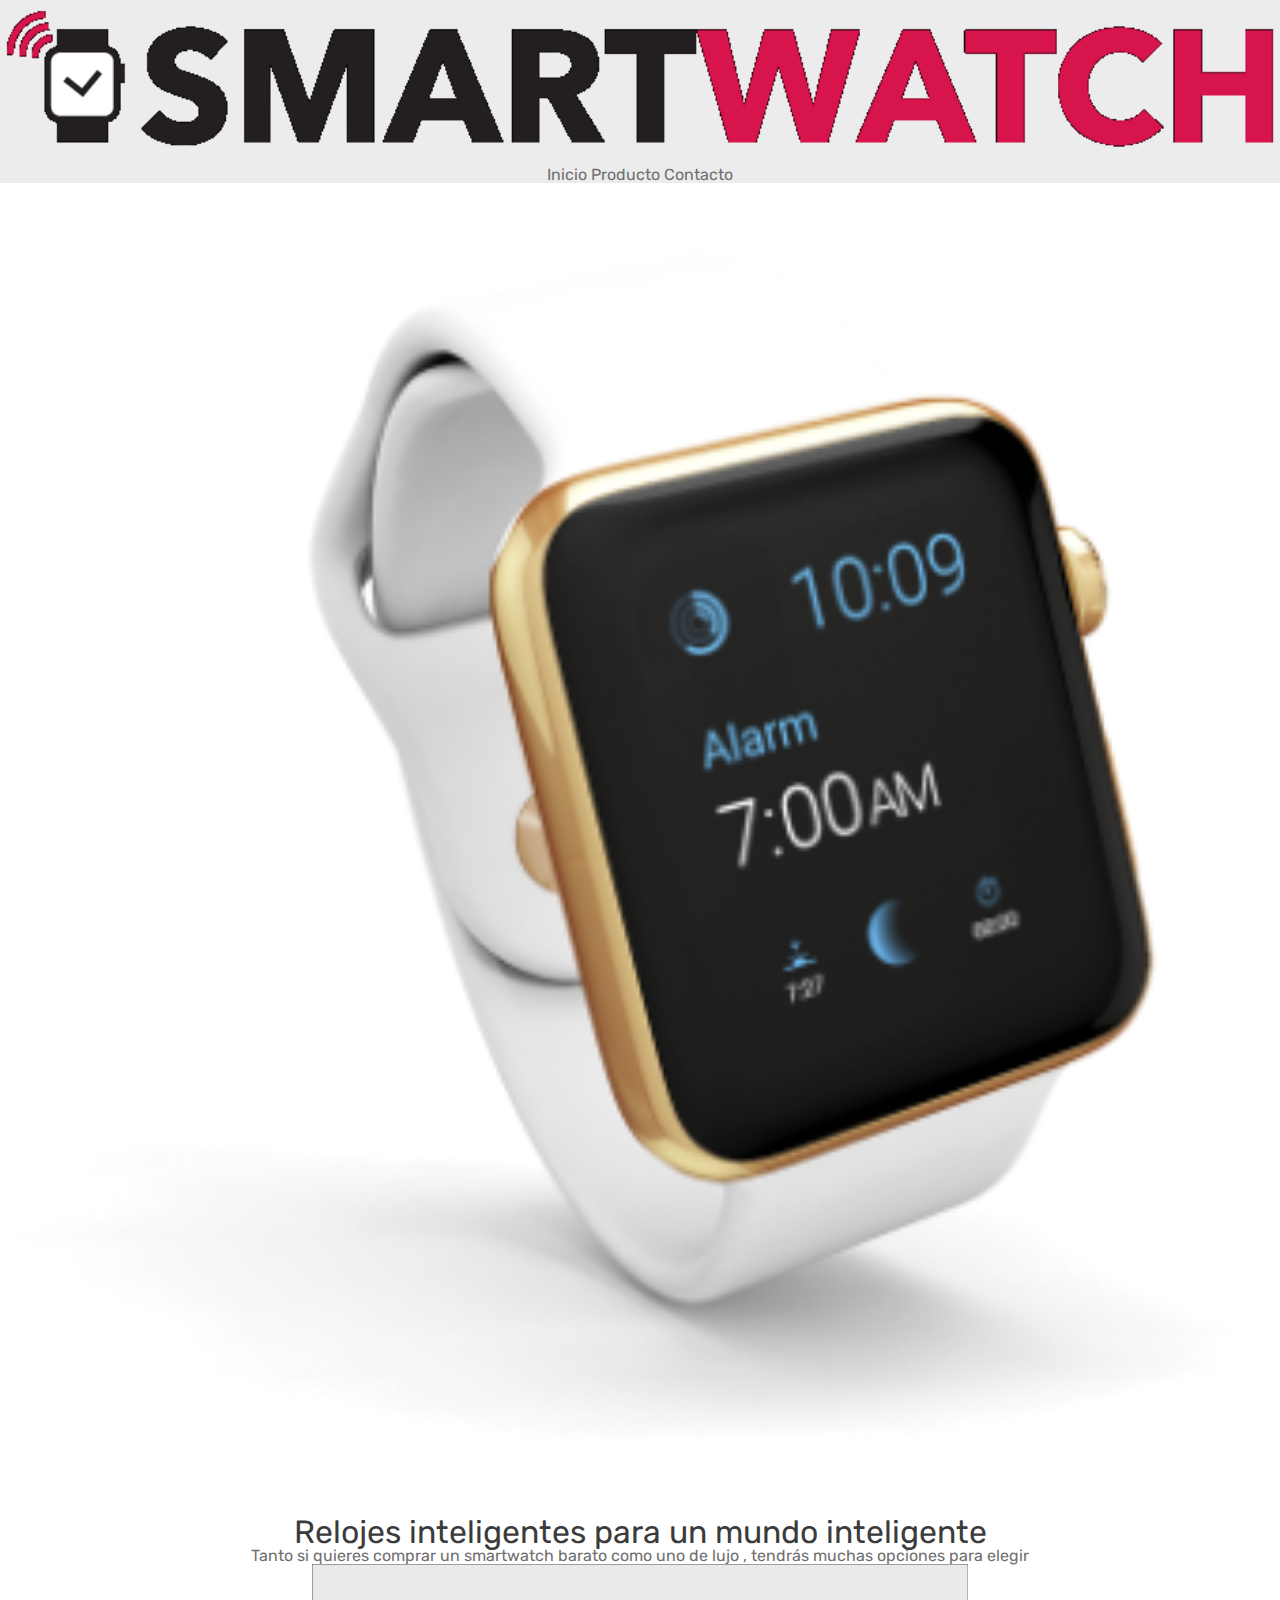
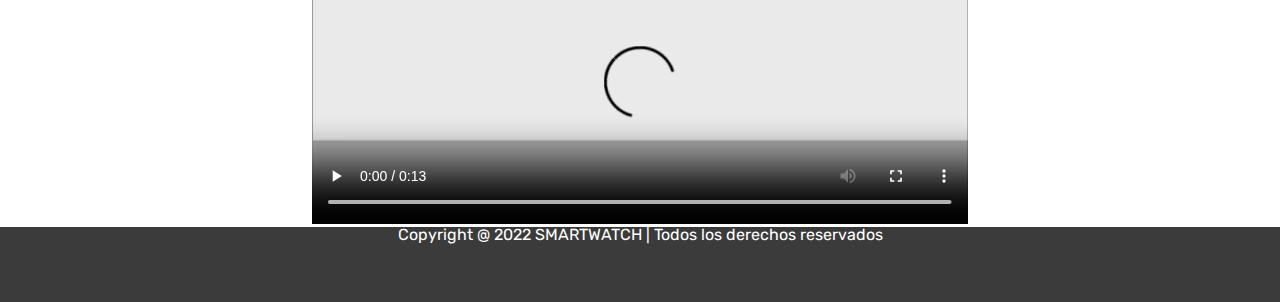
<file: index.html>
<!DOCTYPE html>
<html lang="en">
<head>
    <meta charset="UTF-8">
    <meta http-equiv="X-UA-Compatible" content="IE=edge">
    <meta name="viewport" content="width=device-width, initial-scale=1.0">

    <!--Estilos de reset-->
    <link rel="stylesheet" href="css/reset.css">
    
    <!--bootstrap-->
    <link rel="stylesheet" href="https://stackpath.bootstrapcdn.com/bootstrap/4.5.0/css/bootstrap.min.css" integrity="sha384-9aIt2nRpC12Uk9gS9baDl411NQApFmC26EwAOH8WgZl5MYYxFfc+NcPb1dKGj7Sk" crossorigin="anonymous">
    <!--Fin bootstrap-->

    <!--Estilos de style-->
    <link rel="stylesheet" href="css/styles.css">

    <title>Página inicial</title>
</head>

<body>
    
    <!--Header inicio-->
    <header id="header">
        <nav class="navbar navbar-expand-lg">
            <div class="container">
                <!--Logo-->
                <a class="navbar-brand" href="index.html">
                    <img src="images/logo.png" width="100" alt="">
                </a>
                <button class="navbar-toggler" type="button" data-bs-toggle="collapse" data-bs-target="#navbarNavAltMarkup" aria-controls="navbarNavAltMarkup" aria-expanded="false" aria-label="Toggle navigation">
                    <span class="navbar-toggler-icon"></span>
                </button>
                <div class="collapse navbar-collapse" id="navbarNavAltMarkup">
                    <div class="navbar-nav ml-auto">
                        <div class="navbar-nav">
                        <a class="nav-link active link-menu" aria-current="page" href="index.html">Inicio</a>
                        <a class="nav-link link-menu" href="producto.html">Producto</a>
                        <a class="nav-link link-menu" href="contacto.html">Contacto</a>
                        </div>
                    </div>
                </div>
            </div>
        </nav>
    </header>
    <!--Header final-->

    <!--Section inicio-->
    <section id="principal">
        <div class="container">
            <div class="row justify-content-center aling-items-center">
                <div class="col-sm-6">
                    <img src="images/watch/watch1.png" class="img-fluid" alt="">
                </div>
                <div class="col-sm-6">
                    <h1>Relojes inteligentes para un mundo inteligente</h1>
                    <p>Tanto si quieres comprar un smartwatch barato como uno de lujo , tendrás muchas opciones para elegir</p>
                </div>
            </div>
        </div>

        <!---------------video-------------------------->
        <div class="container border">
            <div class="row justify-content-center">
                <video controls loop>
                    <source src="video/StartMenu_Win10.mp4" type="video/mp4">
                </video>
            </div>
        </div>
    </section>

    <!--Section fin-->

    <!--Footer inicio-->
    <footer id="footer">
        <div class="container">
            <div class="row justify-content-md-center">
                <div class="col-md-8">
                    <p class="mt-3">Copyright @ 2022 SMARTWATCH | Todos los derechos reservados</p>
                </div>
            </div>
        </div>
    </footer>
    <!--Footer fin-->

</body>
</html>

<!--Este es un mensaje de prueba dentro del github-->
</file>
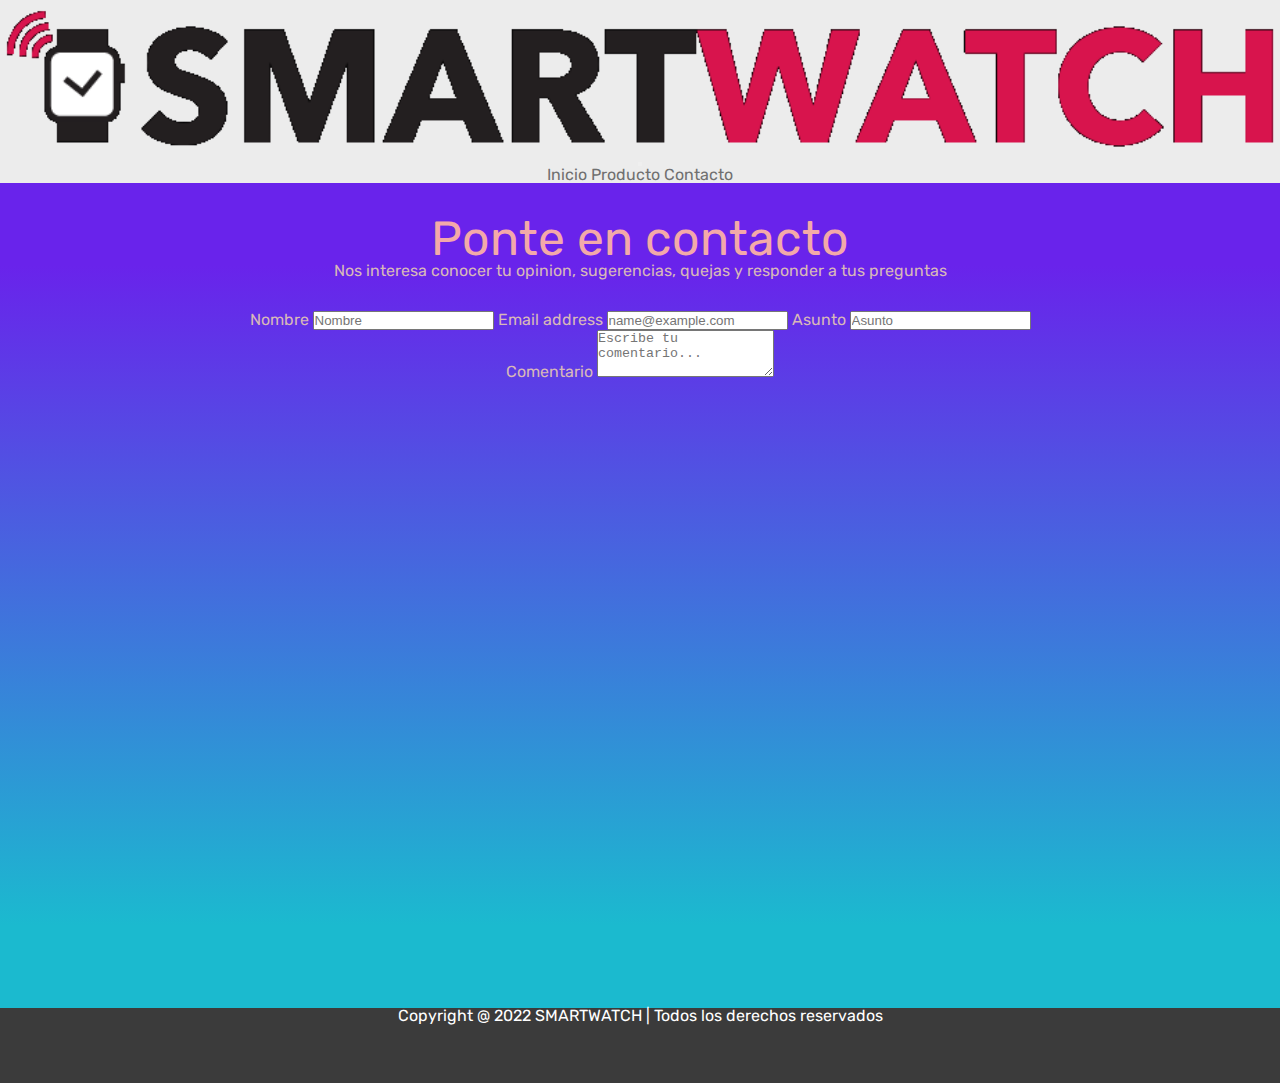
<file: contacto.html>
<!DOCTYPE html>
<html lang="en">
<head>
    <meta charset="UTF-8">
    <meta http-equiv="X-UA-Compatible" content="IE=edge">
    <meta name="viewport" content="width=device-width, initial-scale=1.0">

    <!--Estilos de reset-->
    <link rel="stylesheet" href="css/reset.css">
    
    <!--bootstrap-->
    <link rel="stylesheet" href="https://stackpath.bootstrapcdn.com/bootstrap/4.5.0/css/bootstrap.min.css" integrity="sha384-9aIt2nRpC12Uk9gS9baDl411NQApFmC26EwAOH8WgZl5MYYxFfc+NcPb1dKGj7Sk" crossorigin="anonymous">
    <!--Fin bootstrap-->

    <!--Estilos de style-->
    <link rel="stylesheet" href="css/styles.css">

    <title>Página inicial</title>
</head>

<body>
    
    <!--Header inicio-->
    <header id="header">
        <nav class="navbar navbar-expand-lg">
            <div class="container">
                <!--Logo-->
                <a class="navbar-brand" href="index.html">
                    <img src="images/logo.png" width="150" alt="">
                </a>
                <button class="navbar-toggler" type="button" data-bs-toggle="collapse" data-bs-target="#navbarNavAltMarkup" aria-controls="navbarNavAltMarkup" aria-expanded="false" aria-label="Toggle navigation">
                    <span class="navbar-toggler-icon"></span>
                </button>
                <div class="collapse navbar-collapse" id="navbarNavAltMarkup">
                    <div class="navbar-nav ml-auto">
                        <div class="navbar-nav">
                        <a class="nav-link active link-menu" aria-current="page" href="index.html">Inicio</a>
                        <a class="nav-link link-menu" href="producto.html">Producto</a>
                        <a class="nav-link link-menu" href="contacto.html">Contacto</a>
                        </div>
                    </div>
                </div>
            </div>
        </nav>
    </header>
    <!--Header final-->

    <!--Section inicio-->
    <section id="contacto">
        <div class="container">
            <div class="row justify-content-md-center espacio-row">
                <div class="col-md-9">
                    <h1 class="title"><strong>Ponte en contacto</strong></h1>
                    <p>Nos interesa conocer tu opinion, sugerencias, quejas y responder a tus preguntas</p>
                    <pre>
                    
                    </pre>
                    <div class="mb-3">
                        <label for="exampleFormControlInput1" class="form-label">Nombre</label>
                        <input type="email" class="form-control" id="exampleFormControlInput1" placeholder="Nombre">
                        <label for="exampleFormControlInput1" class="form-label">Email address</label>
                        <input type="email" class="form-control" id="exampleFormControlInput1" placeholder="name@example.com">
                        <label for="exampleFormControlInput1" class="form-label">Asunto</label>
                        <input type="email" class="form-control" id="exampleFormControlInput1" placeholder="Asunto">
                      </div>
                      <div class="mb-3">
                        <label for="exampleFormControlTextarea1" class="form-label">Comentario</label>
                        <textarea class="form-control" id="exampleFormControlTextarea1" rows="3" placeholder="Escribe tu comentario..."></textarea>
                      </div>
                </div>
            </div>
        </div>
         
    </section>
    <!--Section fin-->

    <!--Footer inicio-->
    <footer id="footer">
        <div class="container">
            <div class="row justify-content-md-center">
                <div class="col-md-8">
                    <p class="mt-3">Copyright @ 2022 SMARTWATCH | Todos los derechos reservados</p>
                </div>
            </div>
        </div>
    </footer>
    <!--Footer fin-->

</body>
</html>

<!--Este es un mensaje de prueba dentro del github-->
</file>
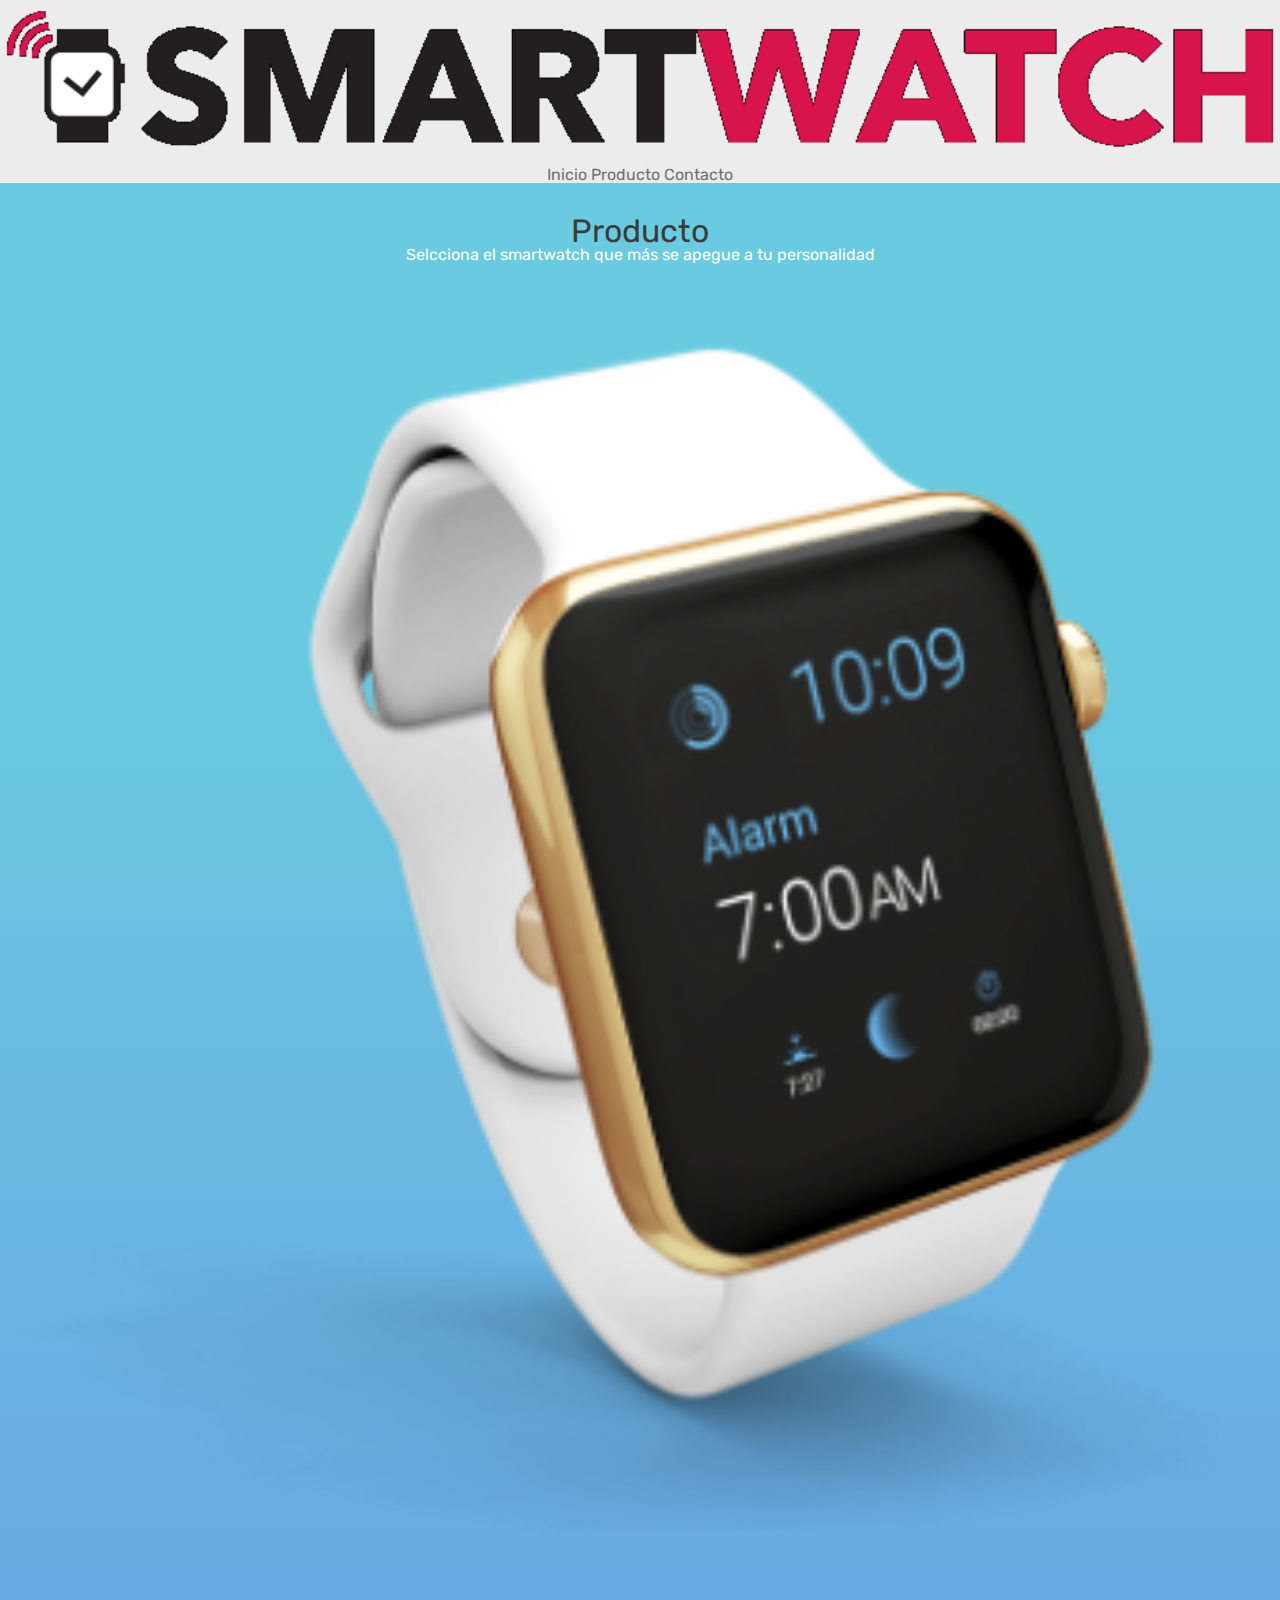
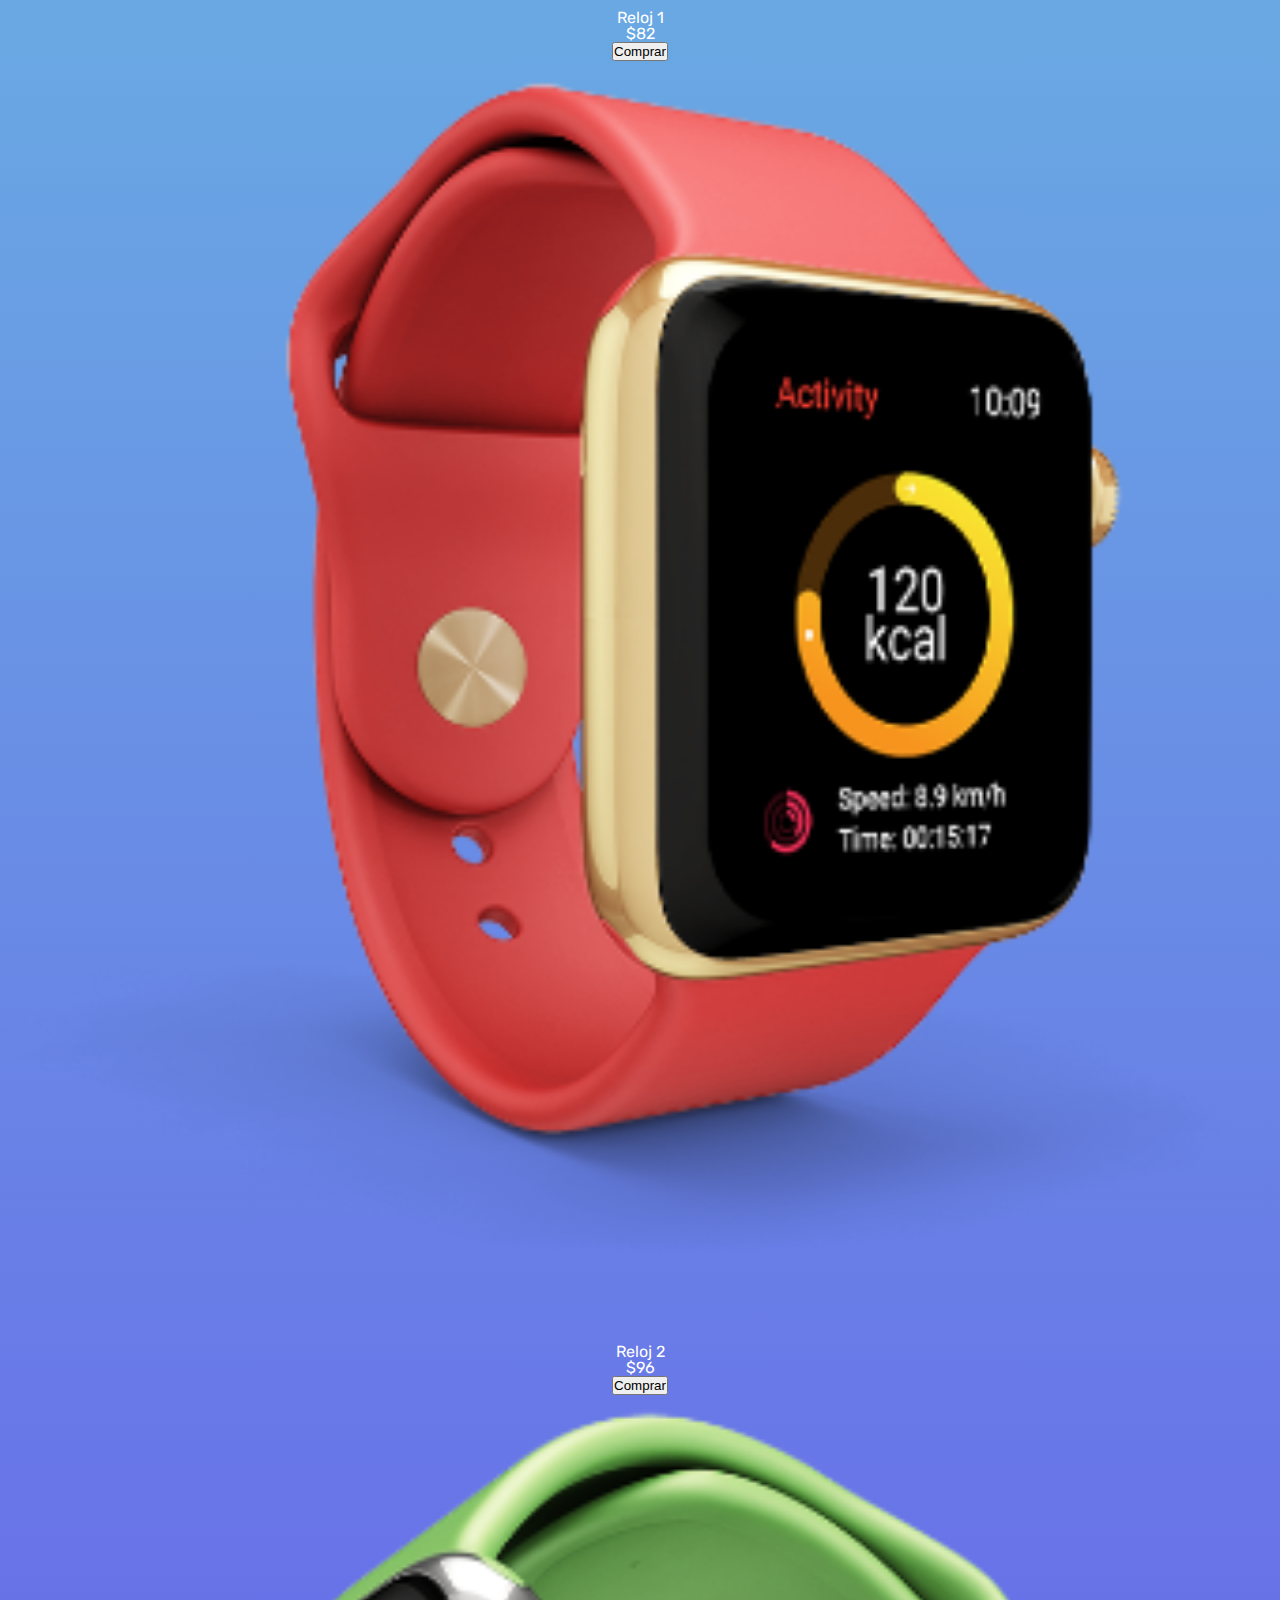
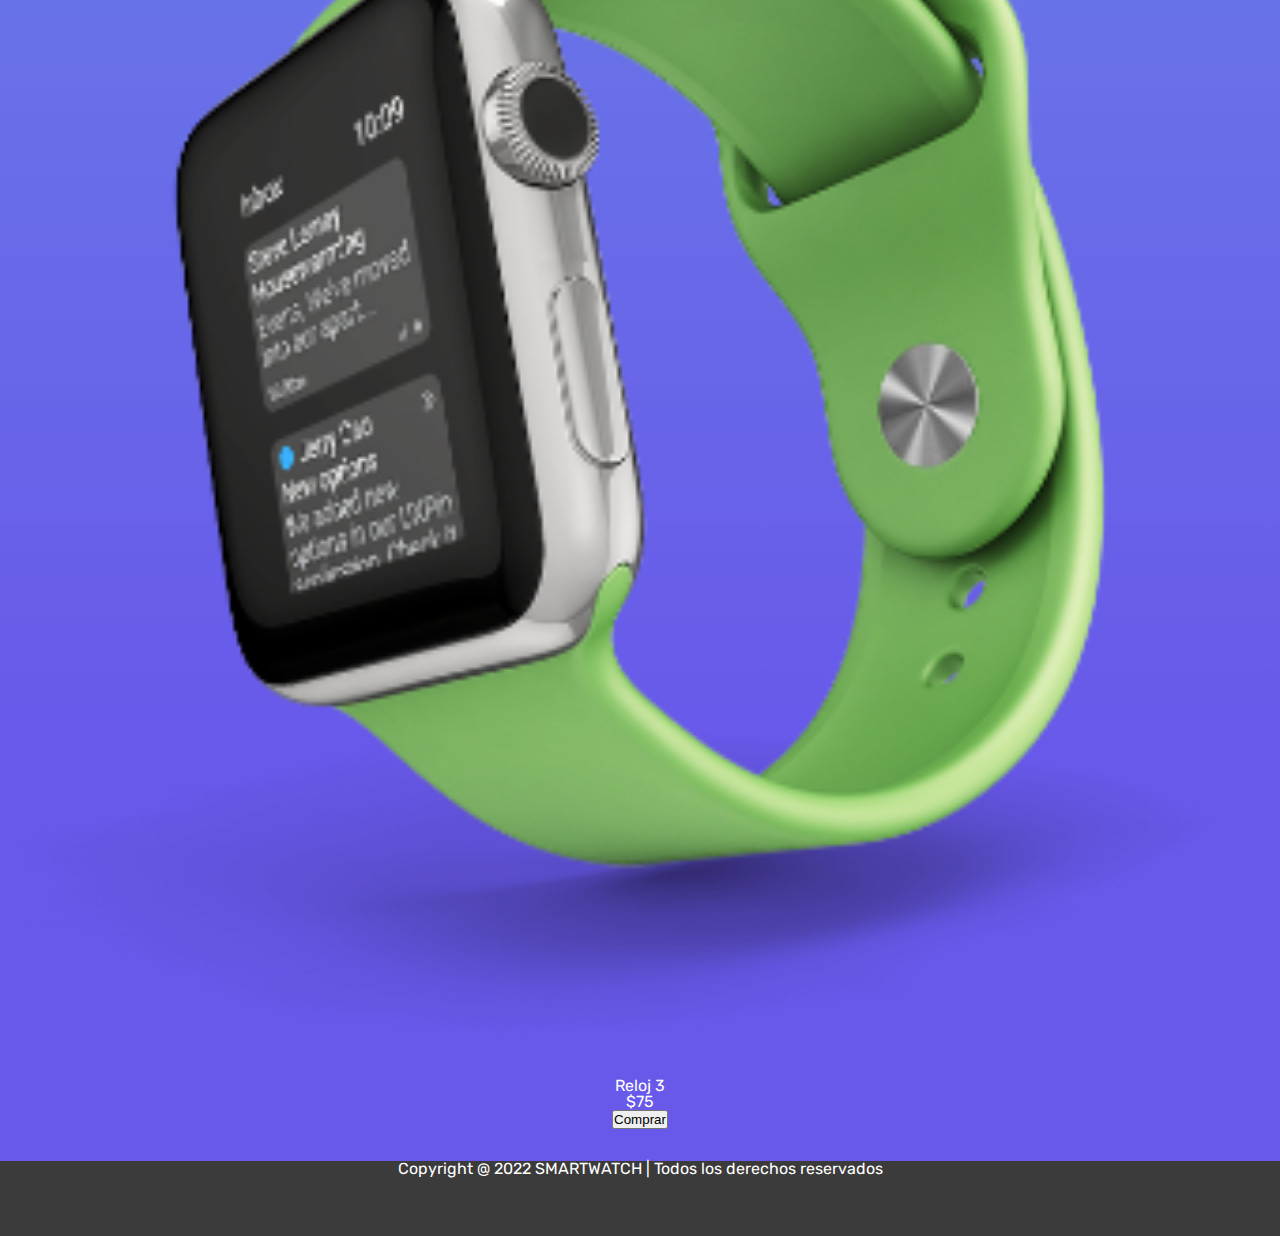
<file: producto.html>
<!DOCTYPE html>
<html lang="en">
<head>
    <meta charset="UTF-8">
    <meta http-equiv="X-UA-Compatible" content="IE=edge">
    <meta name="viewport" content="width=device-width, initial-scale=1.0">

    <!--Estilos de reset-->
    <link rel="stylesheet" href="css/reset.css">
    
    <!--bootstrap-->
    <link rel="stylesheet" href="https://stackpath.bootstrapcdn.com/bootstrap/4.5.0/css/bootstrap.min.css" integrity="sha384-9aIt2nRpC12Uk9gS9baDl411NQApFmC26EwAOH8WgZl5MYYxFfc+NcPb1dKGj7Sk" crossorigin="anonymous">
    <!--Fin bootstrap-->

    <!--Estilos de style-->
    <link rel="stylesheet" href="css/styles.css">

    <title>Página inicial</title>
</head>

<body>
    
    <!--Header inicio-->
    <header id="header">
        <nav class="navbar navbar-expand-lg">
            <div class="container">
                <!--Logo-->
                <a class="navbar-brand" href="index.html">
                    <img src="images/logo.png" width="150" alt="">
                </a>
                <button class="navbar-toggler" type="button" data-bs-toggle="collapse" data-bs-target="#navbarNavAltMarkup" aria-controls="navbarNavAltMarkup" aria-expanded="false" aria-label="Toggle navigation">
                    <span class="navbar-toggler-icon"></span>
                </button>
                <div class="collapse navbar-collapse" id="navbarNavAltMarkup">
                    <div class="navbar-nav ml-auto">
                        <div class="navbar-nav">
                        <a class="nav-link active link-menu" aria-current="page" href="index.html">Inicio</a>
                        <a class="nav-link link-menu" href="producto.html">Producto</a>
                        <a class="nav-link link-menu" href="contacto.html">Contacto</a>
                        </div>
                    </div>
                </div>
            </div>
        </nav>
    </header>
    <!--Header fin-->

    <!--Section inicio-->
    <section id="producto">
        <div class="container">
			<div class="row justify-content-md-center espacio-row">
				<div class="col-md-6">
					<h1>Producto</h1>
					<p>Selcciona el smartwatch que más se apegue a tu personalidad</p>
				</div>
			</div>
			<div class="row justify-content-md-center espacio-row">
				<!--Primer reloj-->
				<div class"col-md-3">
					<img src="images/watch/watch1.png" width="250" alt="Reloj 1" class="img-fluid">
					<p><strong>Reloj 1</strong></p>
					<p><strong>$82</strong></p>
					<button type="button" class="btn btn-outline-light">Comprar</button>
				</div>
				
				<!--Segundo reloj-->
				<div class"col-md-3">
					<img src="images/watch/watch4.png" width="250" alt="Reloj 2" class="img-fluid">
					<p><strong>Reloj 2</strong></p>
					<p><strong>$96</strong></p>
					<button type="button" class="btn btn-outline-light">Comprar</button>
				</div>
				
				<!--Tercer reloj-->
				<div class"col-md-3">
					<img src="images/watch/watch5.png" width="250" alt="Reloj 3" class="img-fluid">
					<p><strong>Reloj 3</strong></p>
					<p><strong>$75</strong></p>
					<button type="button" class="btn btn-outline-light">Comprar</button>
				</div>
			</div>
		</div>
    </section>
    <!--Section fin-->

    <!--Footer inicio-->
    <footer id="footer">
        <div class="container">
            <div class="row justify-content-md-center">
                <div class="col-md-8">
                    <p class="mt-3">Copyright @ 2022 SMARTWATCH | Todos los derechos reservados</p>
                </div>
            </div>
        </div>
    </footer>
    <!--Footer final-->

</body>
</html>

<!--Este es un mensaje de prueba dentro del github-->
</file>
<file: css/styles.css>
@import url("https://fonts.googleapis.com/css?family=Rubik");
* {
    margin: 0;
    padding: 0;
}

body{
    font-family: 'Rubik','sans-serif';
    font-size: 1em;
    color: #707070;
    text-align: center;
}
h1{
    color: #3B3B3B;
    font-size: 2em;
}

h3 {
    color: #3B3B3B;
    font-size: 1.375em;
}

img{
    width: 100%;
    height: auto;
}
h1 {
    color: ;
}

h1 {
    color: #3B3B3B;
    font-size: ;
}

.borde{
    border: #6ACBE0 thin solid;
}


/*******************************************************************/
/* Estilos del Header
/*******************************************************************/
/*Solo a un elemento */
#header{
    background-color: #ECECEC; 
}

/*Mas de un elemento*/
.link-menu{
    color: #707070;
    text-decoration: none;
}

a:hover{
    color: #6984E6 
}

/*******************************************************************/
/* Estilos de Principal
/*******************************************************************/
#principal{
    margin-top: 3.125em;
    min-height: calc(100vh - 4.6875em);
}

/*******************************************************************/
/* Estilos del Footer
/*******************************************************************/
#footer {
    background: #3B3B3B;
    color: #FFF;
    height: 4.6875em;
}

/*******************************************************************/
/* Estilos de Producto
/*******************************************************************/
#producto {
	background:-webkit-linear-gradient(90deg, #6859EA 10%, #6ACBE0 90%);
	background:-moz-linear-gradient(90deg, #6859EA 10%, #6ACBE0 90%);
	background: linear-linear-gradient(90deg, #6859EA 10%, #6ACBE0 90%);
	color: #FFF;
    min-height: calc(100vh - 4.6875em);
}
.espacio-row {
	padding-top: 2em;
	padding-bottom: 2em;
}

/*******************************************************************/
/* Estilos de Contacto
/*******************************************************************/
#contacto {
	background:-webkit-linear-gradient(90deg, #1bbacf 10%, #6923eb 90%);
	background:-moz-linear-gradient(90deg, #1bbacf 10%, #6923eb 90%);
	background: linear-linear-gradient(90deg, #1bbacf 10%, #6923eb 90%);
	color: rgb(216, 184, 184);
    min-height: calc(100vh - 4.6875em);
}

.footerCard {
    background: rgb(3, 185, 170);
    padding-top: 1.5em;
	padding-bottom: 1.5em;
}

.title{
    color:rgb(243, 169, 169);
    font-size: 3em;
}

.bodyCard{
    background: rgb(0, 202, 91);
}
</file>
